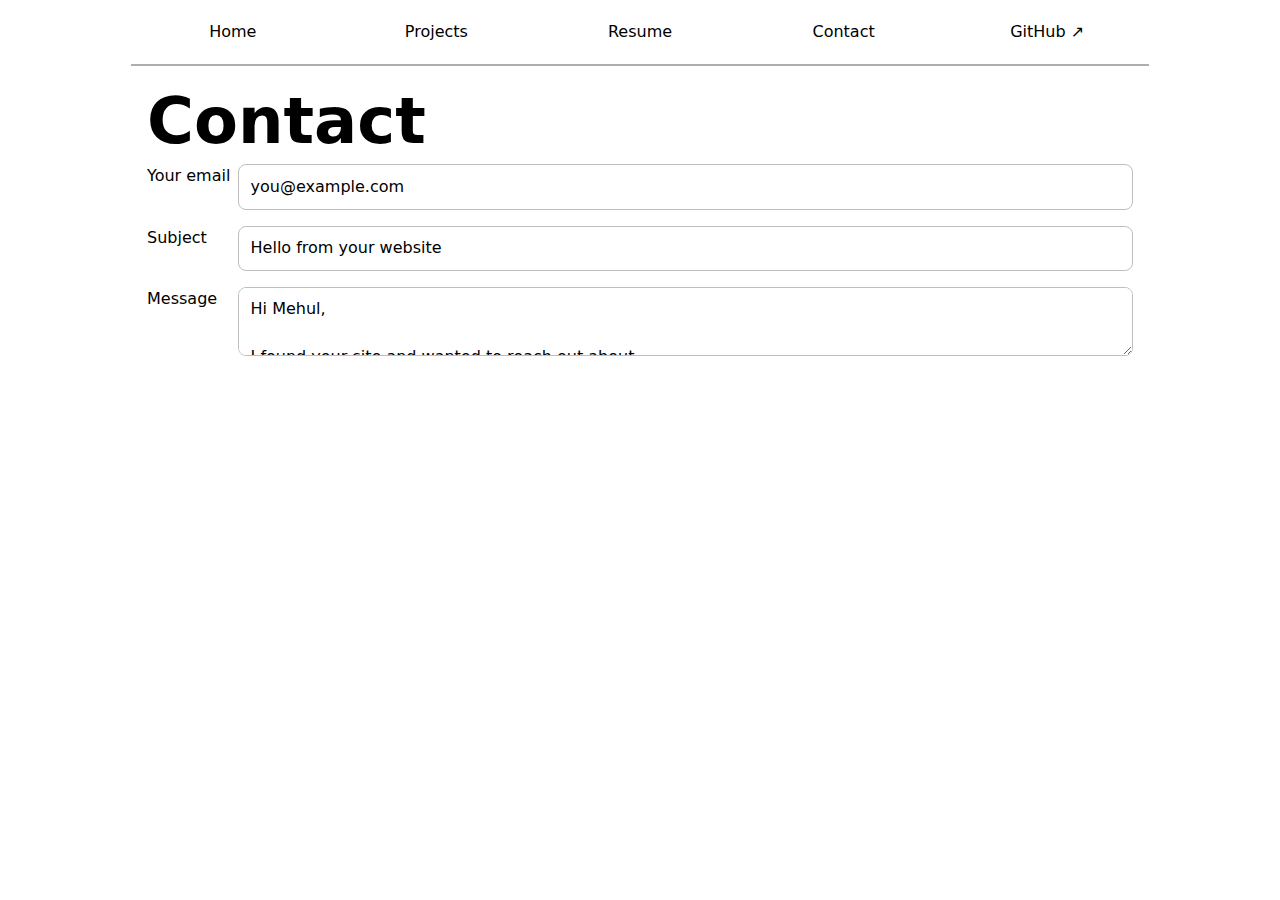
<file: contact/index.html>
<!doctype html>
<html lang="en">
<head>
  <meta charset="utf-8" />
  <meta name="viewport" content="width=device-width, initial-scale=1" />
  <title>Contact — YOUR_NAME</title>
  <link rel="stylesheet" href="../style.css" />
</head>
<body>
  <header class="site-header">
    <nav class="site-nav">
      <a href="../">Home</a>
      <a href="../projects/">Projects</a>
      <a href="../resume/">Resume</a>
      <a href="./" aria-current="page">Contact</a>
      <a href="https://github.com/mkalsi13" target="_blank" rel="noopener">GitHub ↗</a>
    </nav>
  </header>

  <main class="container">
    <h1>Contact</h1>
    <form action="mailto:mkalsi@ucsd.edu" method="POST" enctype="text/plain">
      <label>
        Your email
        <input
          type="email"
          name="email"
          placeholder="you@example.com"
          value="you@example.com" />
      </label>

      <label>
        Subject
        <input
          name="subject"
          placeholder="Hello from your website"
          value="Hello from your website" />
      </label>

      <label>
        Message
        <textarea name="body">Hi Mehul,

I found your site and wanted to reach out about...</textarea>
      </label>

      <button>Send</button>
    </form>
  </main>
</body>
</html>
</file>
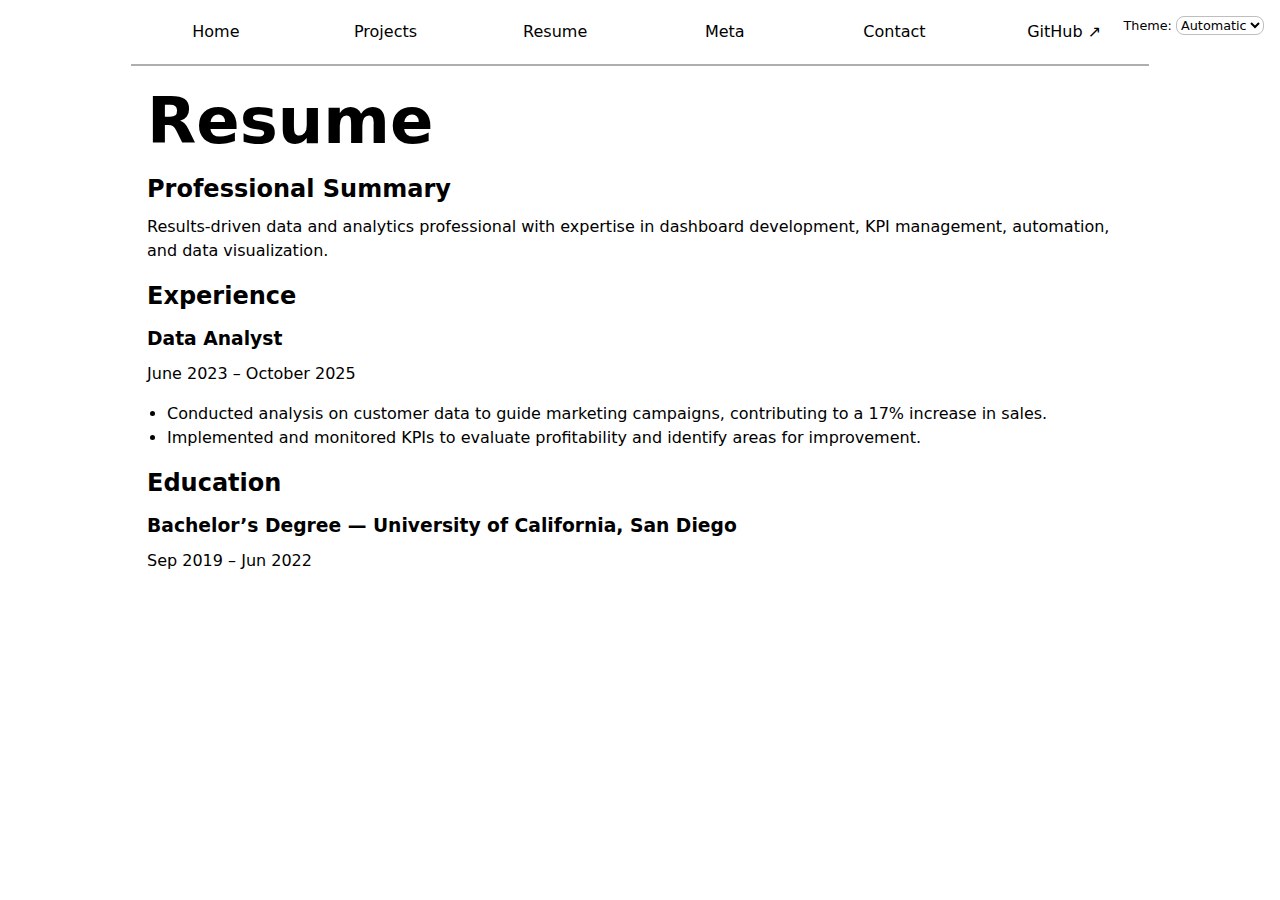
<file: resume/index.html>
<!doctype html>
<html lang="en">
<head>
  <meta charset="utf-8">
  <meta name="viewport" content="width=device-width, initial-scale=1">
  <title>Resume — Mehul Kalsi</title>
  <link rel="stylesheet" href="../style.css">
</head>
<body>
  <main>
    <h1>Resume</h1>

    <section>
      <h2>Professional Summary</h2>
      <p>Results-driven data and analytics professional with expertise in dashboard development, KPI management, automation, and data visualization.</p>
    </section>

    <section>
      <h2>Experience</h2>
      <article>
        <header>
          <h3>Data Analyst</h3>
          <p><time datetime="2023-06">June 2023</time> – <time datetime="2025-10">October 2025</time></p>
        </header>
        <ul>
          <li>Conducted analysis on customer data to guide marketing campaigns, contributing to a 17% increase in sales.</li>
          <li>Implemented and monitored KPIs to evaluate profitability and identify areas for improvement.</li>
        </ul>
      </article>
    </section>

    <section>
      <h2>Education</h2>
      <article>
        <header>
          <h3>Bachelor’s Degree — University of California, San Diego</h3>
          <p><time datetime="2019-09">Sep 2019</time> – <time datetime="2022-06">Jun 2022</time></p>
        </header>
      </article>
    </section>
  </main>

  <script type="module" src="../global.js"></script>
</body>
</html>
</file>
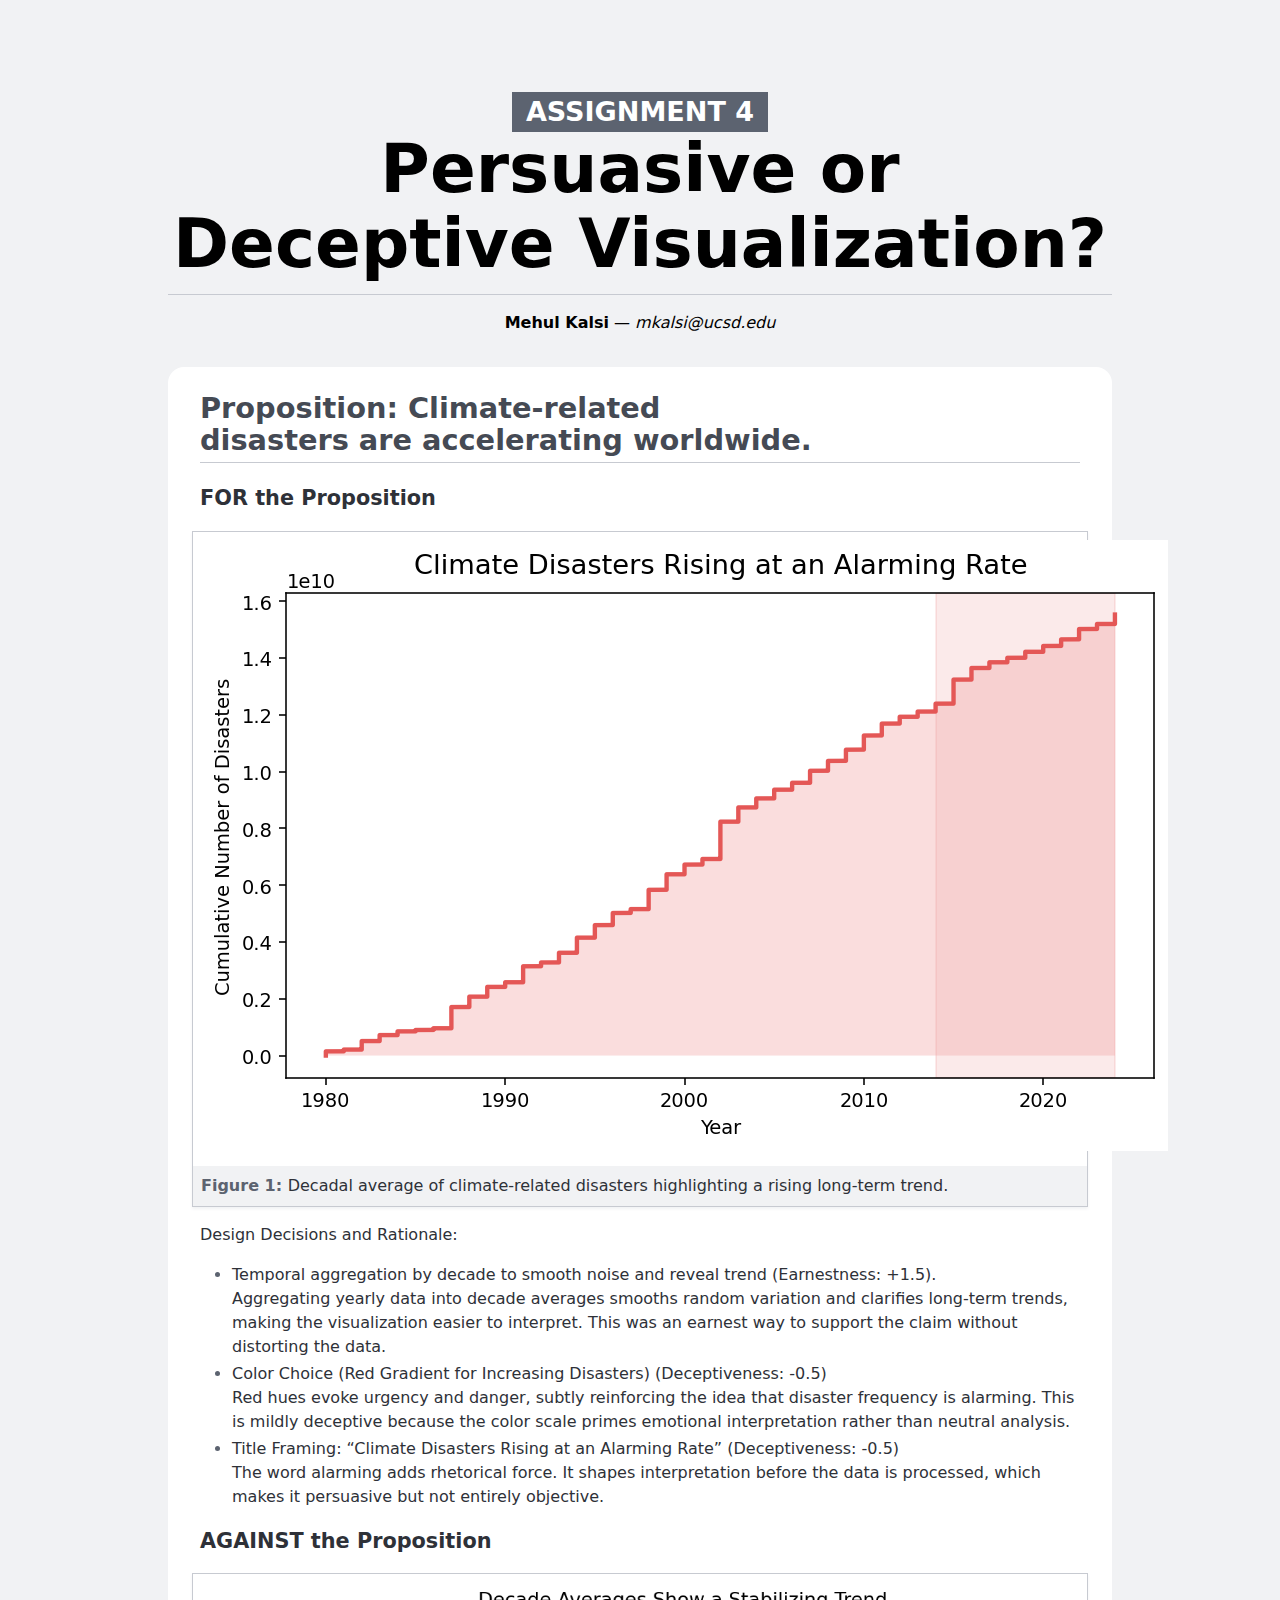
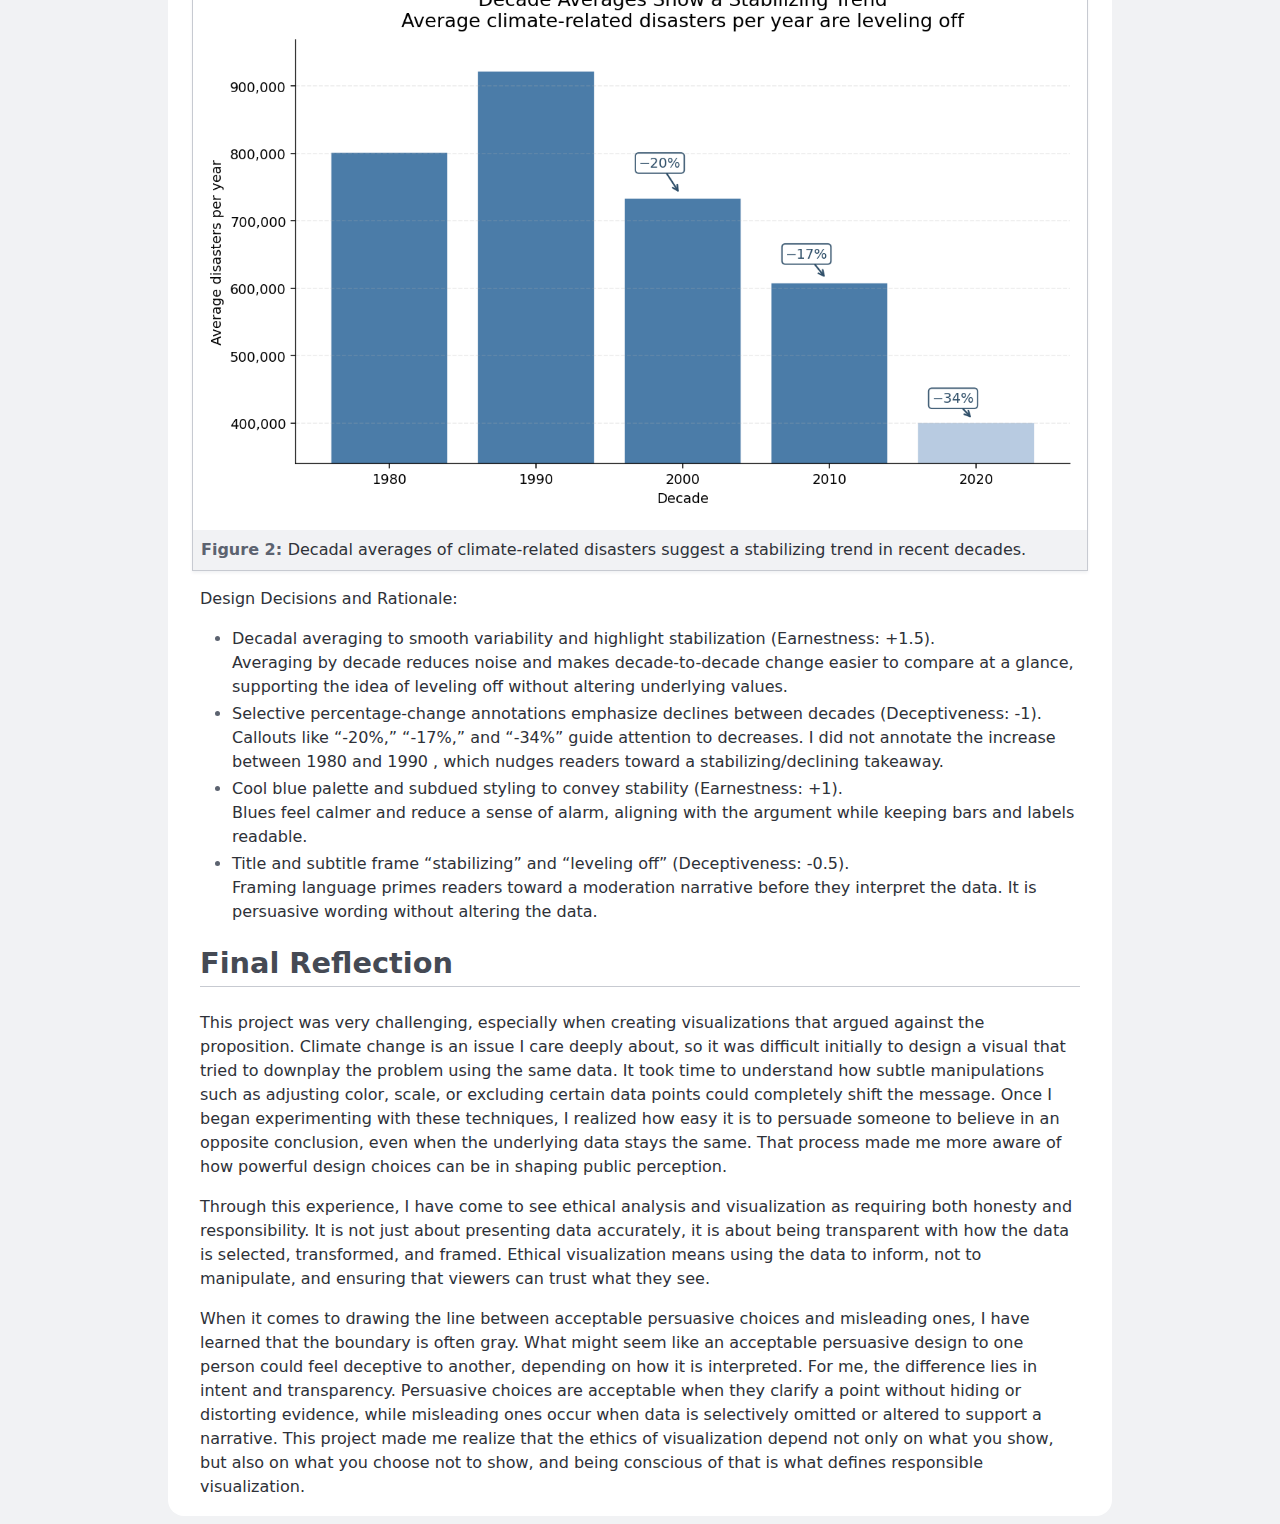
<file: project2_report.html>
<!DOCTYPE html>
<html lang="en">
  <head>
    <title>Project 2 Report</title>
    <style>
      :root {
        --color-neutral-95: hsl(220 10% 95%);
        --color-neutral-90: hsl(220 10% 90%);
        --color-neutral-80: hsl(220 10% 80%);
        --color-neutral-70: hsl(220 10% 70%);
        --color-neutral-60: hsl(220 10% 60%);
        --color-neutral-50: hsl(220 10% 50%);
        --color-neutral-40: hsl(220 10% 40%);
        --color-neutral-30: hsl(220 10% 30%);
        --color-neutral-20: hsl(220 10% 20%);
        --color-neutral-10: hsl(220 10% 10%);
      }

      html {
        font: 100%/1.5 system-ui;
        counter-reset: figure;
        background: var(--color-neutral-95);
        max-width: min(75vw, 80em);
        margin: 0 auto;
      }

      /* Headings */

      h1,
      h2,
      h3,
      h4,
      h5,
      h6 {
        line-height: 1.1;
        font-weight: 600;
        text-wrap: balance;
      }

      h1,
      h2 {
        border-bottom: 1px solid var(--color-neutral-80);
        padding-bottom: 0.2em;
      }

      h1 {
        margin-block: 1em 0.5rem;
        font-size: clamp(2.5em, 150% + 2vh + 2vw, 10vmin);
        font-weight: 800;

        small {
          display: block;
          width: fit-content;
          padding: 0.2em 0.5em;
          margin-inline: auto;
          color: white;
          background: var(--color-neutral-40);
          font-size: 40%;
          text-transform: uppercase;
          white-space: nowrap;
        }
      }

      h2 {
        font-size: 180%;
        color: var(--color-neutral-30);
      }

      h3 {
        font-size: 130%;
      }

      /* Lists */

      ul,
      ol {
        padding-inline-start: 2em;
      }

      li {
        &::marker {
          color: var(--color-neutral-40);
        }

        + li {
          margin-top: 0.2em;
        }
      }

      /* Sectioning elements */

      header {
        padding-block: 1em;
        text-align: center;
      }

      main {
        background: white;
        color: var(--color-neutral-20);
        border-radius: 1rem;
        padding: 0.1rem 2rem;
      }

      /* Figures */

      figure {
        margin: 1em 0;
        padding: 0.5rem;
        margin-inline: -0.5em;
        border: 1px solid var(--color-neutral-80);
        box-shadow: 0 0.1em 0.2em var(--color-neutral-95);
        text-align: center;
        background: white;

        > figcaption {
          font: 500 75% var(--font-sans);
          background: var(--color-neutral-95);
          padding: 0.5rem;
          margin: -0.5rem;
          margin-top: 0.5rem;
          counter-increment: figure;
          text-align: left;

          &::before {
            content: 'Figure ' counter(figure) ': ';
            font-weight: bold;
            color: var(--color-neutral-40);
          }

          a:not(:hover, :focus, :active) {
            color: inherit;
            text-decoration: underline;
            text-decoration-color: color-mix(
              in lab,
              currentColor,
              transparent 70%
            );
          }
        }
      }
    </style>
  </head>

  <body>
    <header>
      <h1>
        <small>Assignment 4</small>
        Persuasive or Deceptive Visualization?
      </h1>

      <p><strong>Mehul Kalsi</strong> — <em>mkalsi@ucsd.edu</em></p>
    </header>

    <main>
      <h2>Proposition: Climate-related disasters are accelerating worldwide.</h2>

      <section>
        <h3>FOR the Proposition</h3>

        <figure>
          <img src="Pic1.png" alt="" />
          <figcaption>Decadal average of climate-related disasters highlighting a rising long-term trend.</figcaption>
        </figure>

        <p>Design Decisions and Rationale:</p>

        <ul>
          <li>Temporal aggregation by decade to smooth noise and reveal trend (Earnestness: +1.5).
<div>Aggregating yearly data into decade averages smooths random variation and clarifies long-term trends, making the visualization easier to interpret. This was an earnest way to support the claim without distorting the data.</div></li>
          <li>Color Choice (Red Gradient for Increasing Disasters) (Deceptiveness: -0.5)
<div> Red hues evoke urgency and danger, subtly reinforcing the idea that disaster frequency is alarming. This is mildly deceptive because the color scale primes emotional interpretation rather than neutral analysis.</div></li>
          <li>Title Framing: “Climate Disasters Rising at an Alarming Rate” (Deceptiveness: -0.5)
<div> The word alarming adds rhetorical force. It shapes interpretation before the data is processed, which makes it persuasive but not entirely objective.</div></li>          
        </ul>
      </section>

      <section>
        <h3>AGAINST the Proposition</h3>

        <figure>
          <img src="Pic2.png" alt="" style="width:100%; max-width:1000px;" />
          <figcaption>Decadal averages of climate-related disasters suggest a stabilizing trend in recent decades.</figcaption>
        </figure>

        <p>Design Decisions and Rationale:</p>

<ul>
<li>Decadal averaging to smooth variability and highlight stabilization (Earnestness: +1.5).
<div> Averaging by decade reduces noise and makes decade-to-decade change easier to compare at a glance, supporting the idea of leveling off without altering underlying values.</div></li>
<li>Selective percentage-change annotations emphasize declines between decades (Deceptiveness: -1).
<div> Callouts like “-20%,” “-17%,” and “-34%” guide attention to decreases. I did not annotate the increase between 1980 and 1990 , which nudges readers toward a stabilizing/declining takeaway.</div></li>
<li>Cool blue palette and subdued styling to convey stability (Earnestness: +1).
<div> Blues feel calmer and reduce a sense of alarm, aligning with the argument while keeping bars and labels readable.</div></li>
<li>Title and subtitle frame “stabilizing” and “leveling off” (Deceptiveness: -0.5).
<div>Framing language primes readers toward a moderation narrative before they interpret the data. It is persuasive wording without altering the data.</div></li>
</ul>
      </section>

      <section>
        <h2>Final Reflection</h2>

        <p>This project was very challenging, especially when creating visualizations that argued against the proposition. Climate change is an issue I care deeply about, so it was difficult initially to design a visual that tried to downplay the problem using the same data. It took time to understand how subtle manipulations such as adjusting color, scale, or excluding certain data points could completely shift the message. Once I began experimenting with these techniques, I realized how easy it is to persuade someone to believe in an opposite conclusion, even when the underlying data stays the same. That process made me more aware of how powerful design choices can be in shaping public perception.</p>

<p>Through this experience, I have come to see ethical analysis and visualization as requiring both honesty and responsibility. It is not just about presenting data accurately, it is about being transparent with how the data is selected, transformed, and framed. Ethical visualization means using the data to inform, not to manipulate, and ensuring that viewers can trust what they see.</p>

<p>When it comes to drawing the line between acceptable persuasive choices and misleading ones, I have learned that the boundary is often gray. What might seem like an acceptable persuasive design to one person could feel deceptive to another, depending on how it is interpreted. For me, the difference lies in intent and transparency. Persuasive choices are acceptable when they clarify a point without hiding or distorting evidence, while misleading ones occur when data is selectively omitted or altered to support a narrative. This project made me realize that the ethics of visualization depend not only on what you show, but also on what you choose not to show, and being conscious of that is what defines responsible visualization.</p>
      </section>
    </main>
  </body>
</html>
</file>
<file: style.css>
:root{--color-accent:oklch(65% 0.5 0)}
html{accent-color:var(--color-accent);color-scheme:light dark;background:canvas;color:canvastext}
*{box-sizing:border-box}
html,body{margin:0;padding:0}
body{
  font:100%/1.5 system-ui;
  max-width:100ch;
  margin-inline:max(1em,(100% - 100ch)/2);
  margin-block:0;
  background:canvas;
  color:canvastext;
}
.site-nav>ul,.site-nav>ul>li{display:contents}

/* headers/nav with scheme-aware borders/backgrounds */
.site-header,.site-nav{--border-color:color-mix(in oklch, canvastext 25%, canvas 75%)}
.site-header{border-bottom:1px solid var(--border-color);background:canvas}
.site-nav{
  display:flex;gap:0;max-width:100%;
  padding:.75rem 0;margin:0;
  border-bottom:1px solid var(--border-color);
  background:canvas
}
.site-nav a{flex:1;text-decoration:none;color:inherit;text-align:center;padding:.5em .75em;border-bottom:0 solid transparent}
.site-nav a.current{border-bottom:.4em solid var(--border-color);padding-bottom:.3em}
.site-nav a:hover{border-bottom:.4em solid var(--color-accent);background:color-mix(in oklch, var(--color-accent), canvas 85%)}

main{padding:0 1rem}
.lead{font-size:1.125rem}
.hero{margin:1.5rem 0}
.hero img{width:50%;max-width:100%;height:auto;display:block;margin:1rem auto;border-radius:.75rem;box-shadow:0 2px 14px rgba(0,0,0,.06)}
h1,h2,h3{line-height:1.1;margin:1.25rem 0 .5rem}
h1{font-size:400%;text-wrap:balance}
p,ul,ol,figure{margin:.75rem 0 1rem}
ul{padding-left:1.25rem}

/* form + controls honor theme */
input,textarea,button,select{font:inherit;color:canvastext}
input,textarea,select{
  background:canvas;
  border:1px solid color-mix(in oklch, canvastext 20%, canvas 80%);
  border-radius:.5rem;
}
form{display:grid;grid-template-columns:auto 1fr;gap:1em}
form>label{display:grid;grid-template-columns:subgrid;grid-column:1/-1;align-items:start;gap:.5em}
form>label>input,form>label>textarea{grid-column:2;width:100%;box-sizing:border-box;padding:.6rem .7rem}
form>button{
  grid-column:1/-1;justify-self:start;padding:.6rem .9rem;
  border:1px solid currentColor;background:currentColor;color:canvas;border-radius:.5rem;cursor:pointer
}

/* projects layout (no overlap) */
.projects{
  display:grid;
  grid-template-columns:repeat(auto-fill,minmax(15em,1fr));
  gap:1em;
  margin-block:1rem;
}
.projects>article{
  display:flex;flex-direction:column;gap:.5em;
  padding:.75rem;border:1px solid color-mix(in oklch, canvastext 15%, canvas 85%);
  border-radius:.5rem;background:canvas
}
.projects h2{margin:0 0 .25rem}
.projects p{margin:0 0 .75rem}
.projects ul{margin:0;padding-left:1.25rem}

/* theme switcher */
.color-scheme{position:absolute;top:1rem;right:1rem;font-size:80%}
.color-scheme select{font:inherit}
/* GitHub stats grid */
.gh-grid {
  display: grid;
  grid-template-columns: repeat(4, 1fr);
  gap: 0.5rem 1rem;
  align-items: baseline;
}

.gh-grid dt {
  grid-row: 1;
  font-weight: 600;
}

.gh-grid dd {
  grid-row: 2;
  margin: 0;
}

.profile-stats {
  margin-block: 1rem;
  padding: 0.75rem;
  border: 1px solid color-mix(in oklch, canvastext 15%, canvas 85%);
  border-radius: 0.5rem;
}

/* Lab 5: Pie layout */
.pie-wrap {
  display: flex;
  align-items: flex-start;
  gap: 1rem;
  margin-block: 1rem 1.5rem;
}

/* SVG size + overflow handling */
#projects-pie-plot {
  max-width: 20em;
  margin-block: 0.5rem;
  overflow: visible;
}

/* Legend styling */
.legend {
  list-style: none;
  padding: .75rem;
  margin: 0;
  border: 1px solid color-mix(in oklch, canvastext 15%, canvas 85%);
  border-radius: .5rem;

  display: grid;
  grid-template-columns: repeat(auto-fill, minmax(9em, 1fr));
  gap: .75rem 1rem;
  flex: 1; /* take remaining width next to the pie */
}

.legend li {
  display: flex;
  align-items: center;
  gap: .5rem;
  padding: .25rem .5rem;
  border-radius: .375rem;
  background: color-mix(in oklch, canvas 96%, var(--color) 4%);
  transition: background 200ms, outline-color 200ms;
  outline: 1px solid transparent;
  cursor: pointer;
}

.legend li .swatch {
  width: 1em;
  aspect-ratio: 1 / 1;
  border-radius: .25em;
  display: inline-block;
  background: var(--color);
}

.legend li:hover {
  outline-color: color-mix(in oklch, var(--color) 40%, canvas 60%);
}

/* Hover effect for pie using :has */
#projects-pie-plot:has(path:hover) path:not(:hover) {
  opacity: 0.5;
}

#projects-pie-plot path {
  cursor: pointer;
  transition: 300ms;
}

/* Selected slice / legend item */
.selected {
  --color: oklch(60% 0.45 0) !important; /* highlight color */
}
#projects-pie-plot path.selected { fill: var(--color); }
.legend li.selected {
  outline-color: var(--color);
  background: color-mix(in oklch, var(--color) 10%, canvas 90%);
}

/* Projects page controls */
.projects-controls {
  margin-block: 1rem;
}
.searchBar {
  width: min(40rem, 100%);
  padding: .5rem .75rem;
  border-radius: .5rem;
  border: 1px solid color-mix(in oklch, canvastext 15%, canvas 85%);
  background: canvas;
  color: canvastext;
}

/* Year under description */
.project-body { display: grid; gap: .35rem; }
.project-year {
  color: oklch(45% 0 0);
  font-family: Baskerville, Georgia, 'Times New Roman', serif;
  font-variant-numeric: oldstyle-nums;
  margin: 0;
  line-height: 1.2;
}
/* Meta: tooltip + info list */
dl.info{display:grid;grid-template-columns:auto 1fr;gap:.25rem .75rem;margin:.5rem 0}
dl.info dt{opacity:.7}
.tooltip{position:fixed;top:1em;left:1em;padding:.6rem .8rem;border:1px solid color-mix(in oklch, canvastext 20%, canvas 80%);border-radius:.5rem;background:color-mix(in oklch, canvas 92%, canvastext 8%);box-shadow:0 4px 18px rgba(0,0,0,.12);backdrop-filter:saturate(1.1) blur(4px);z-index:1000;pointer-events:none}
dl.info{transition:opacity .5s,visibility .5s}
dl.info[hidden]:not(:hover,:focus-within){opacity:0;visibility:hidden}

/* Scatterplot dots hover */
#chart circle{transition:200ms;transform-origin:center;transform-box:fill-box}
#chart circle:hover{transform:scale(1.5)}

/* Gridlines */
.gridlines line{stroke:color-mix(in oklch, canvastext 20%, canvas 80%);stroke-opacity:.35}
.gridlines path{display:none}

/* Brushing */
.selection{fill-opacity:.1;stroke:black;stroke-opacity:.7;stroke-dasharray:5 3;animation:marching-ants 2s linear infinite}
@keyframes marching-ants{to{stroke-dashoffset:-8}}
#chart circle.selected{fill:#ff6b6b}
</file>
